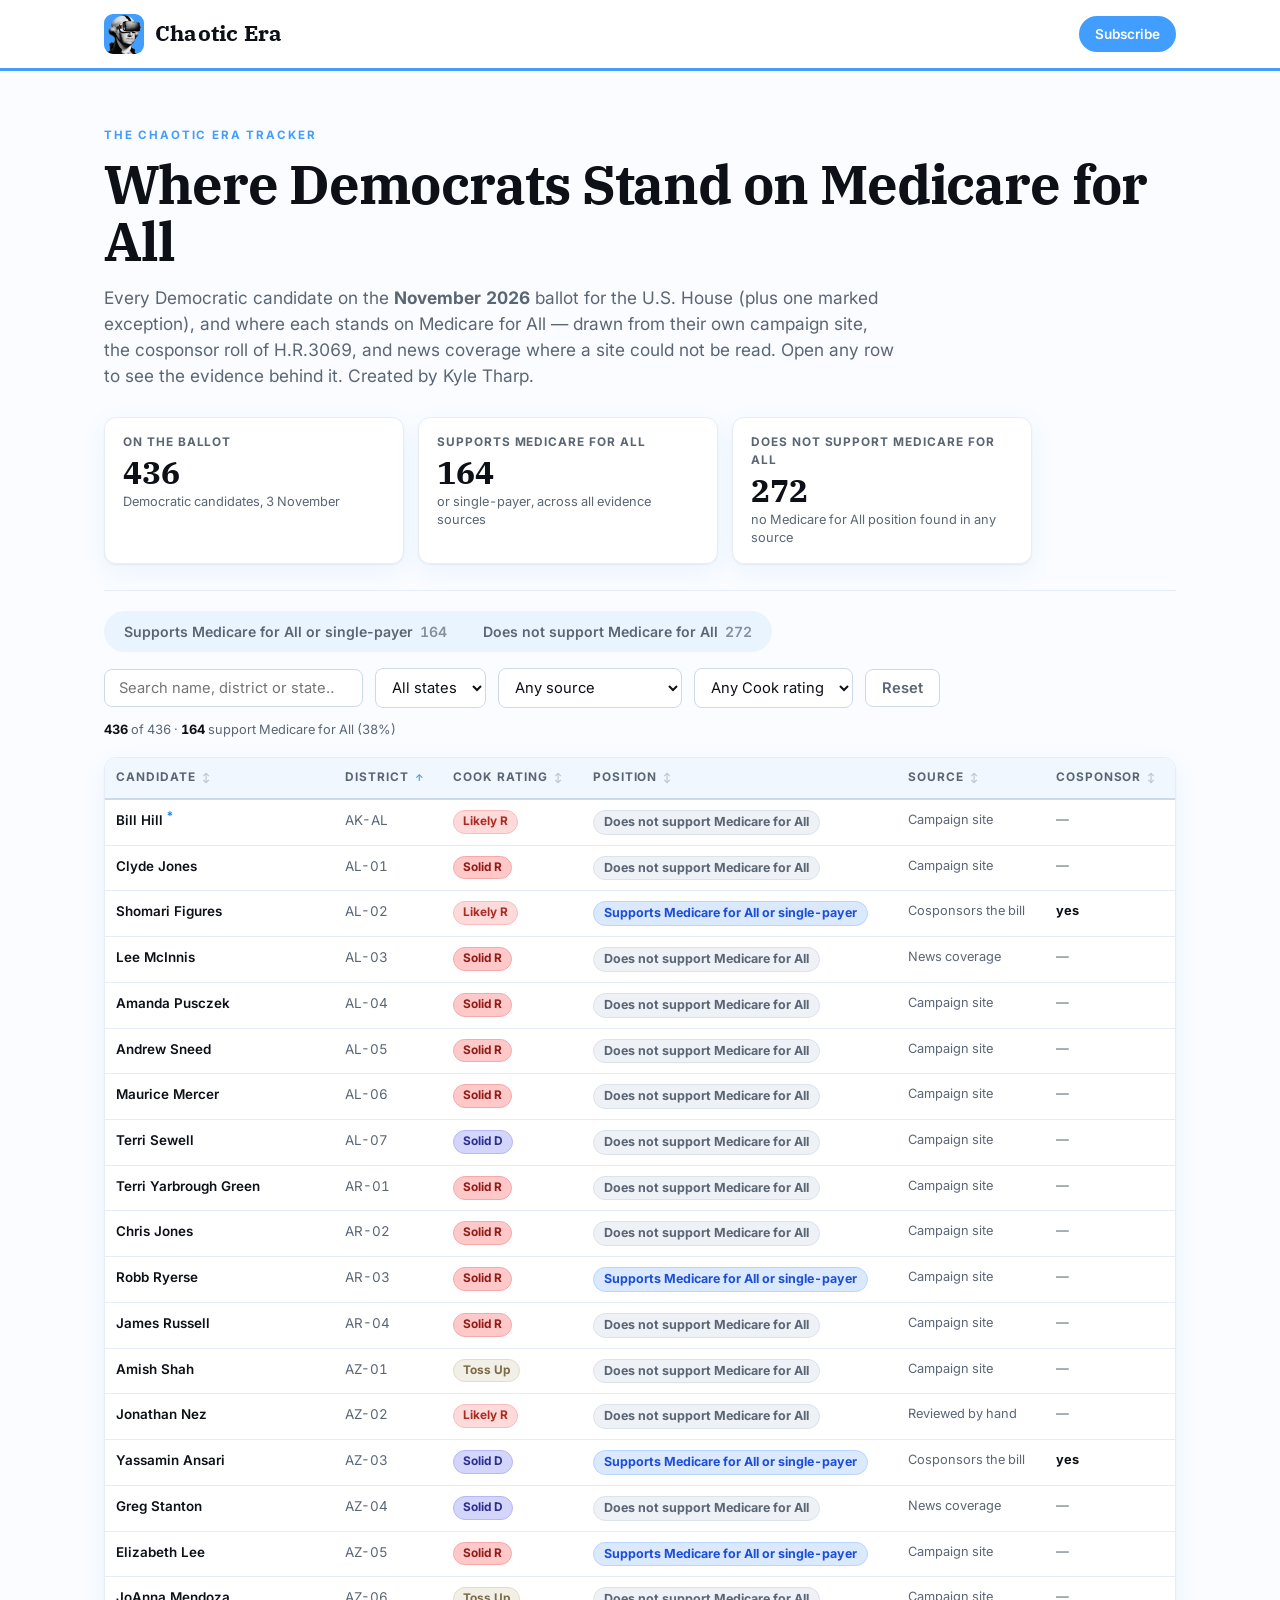
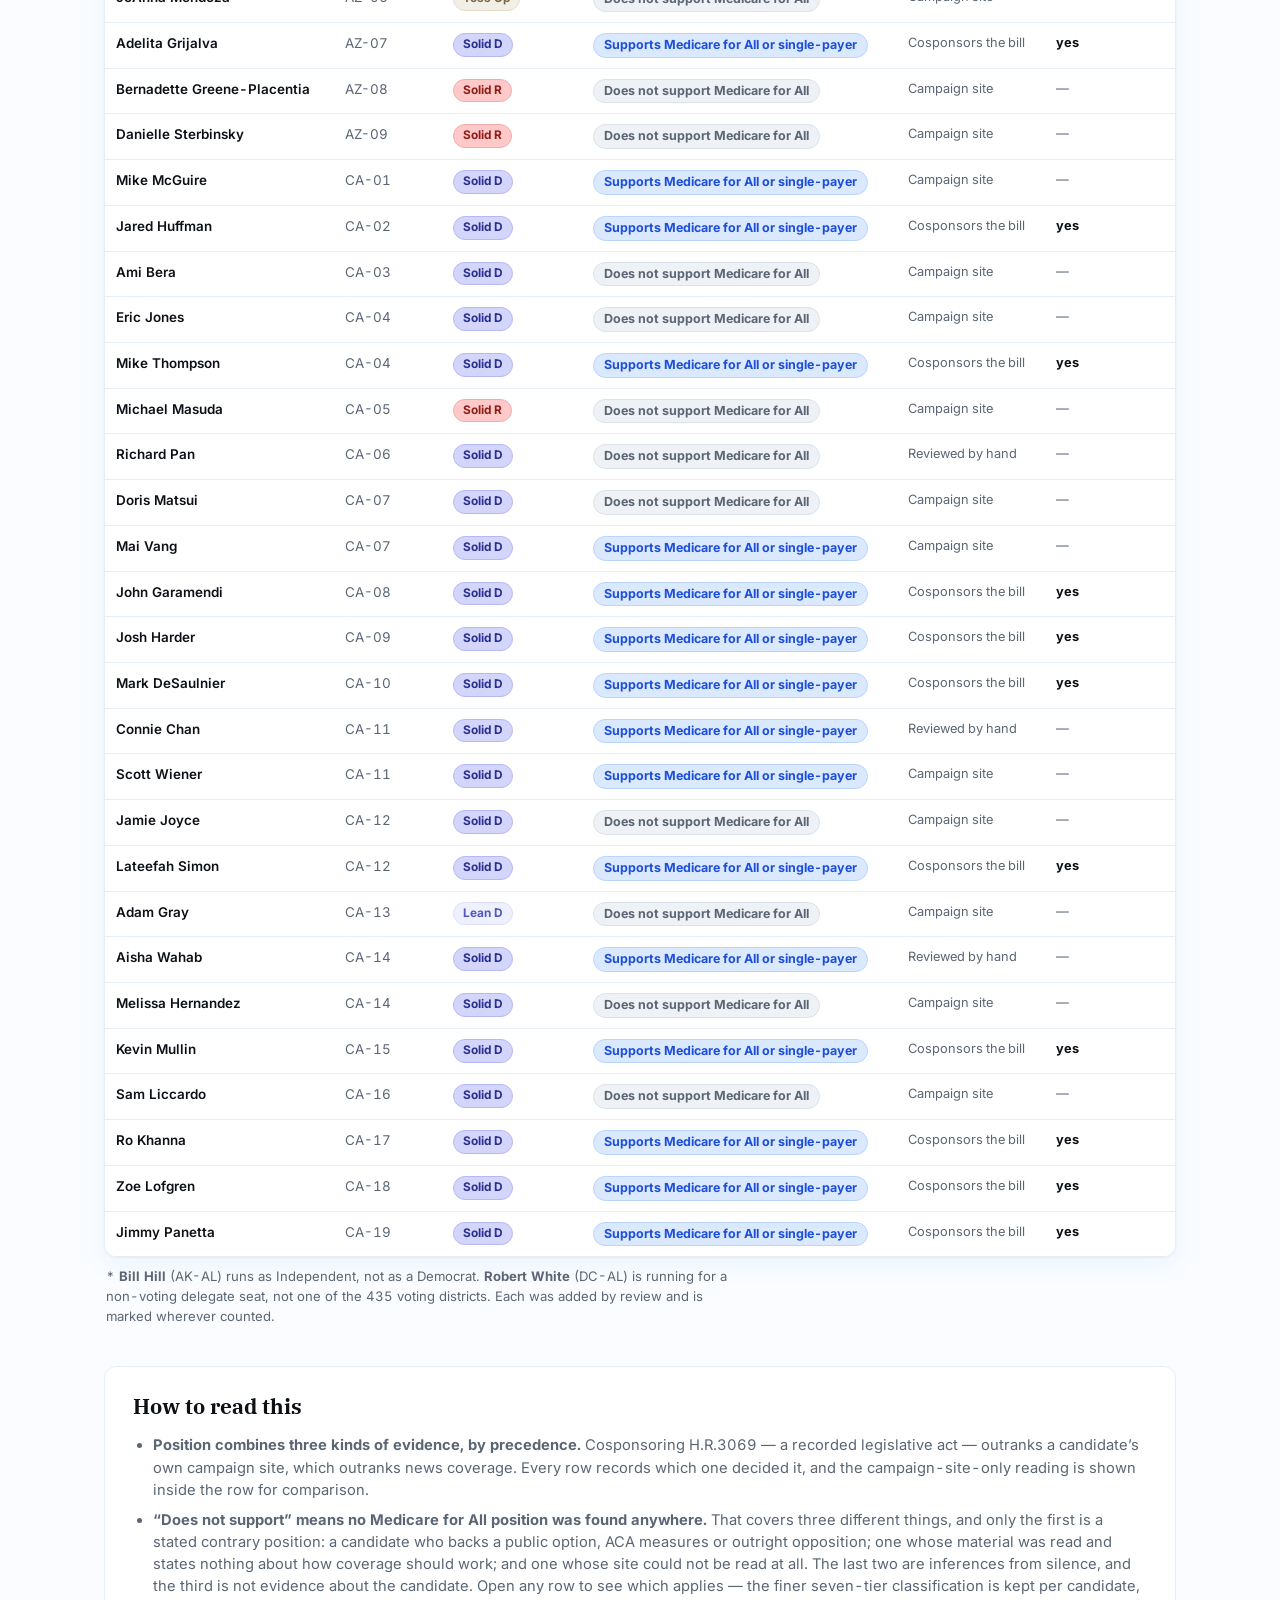
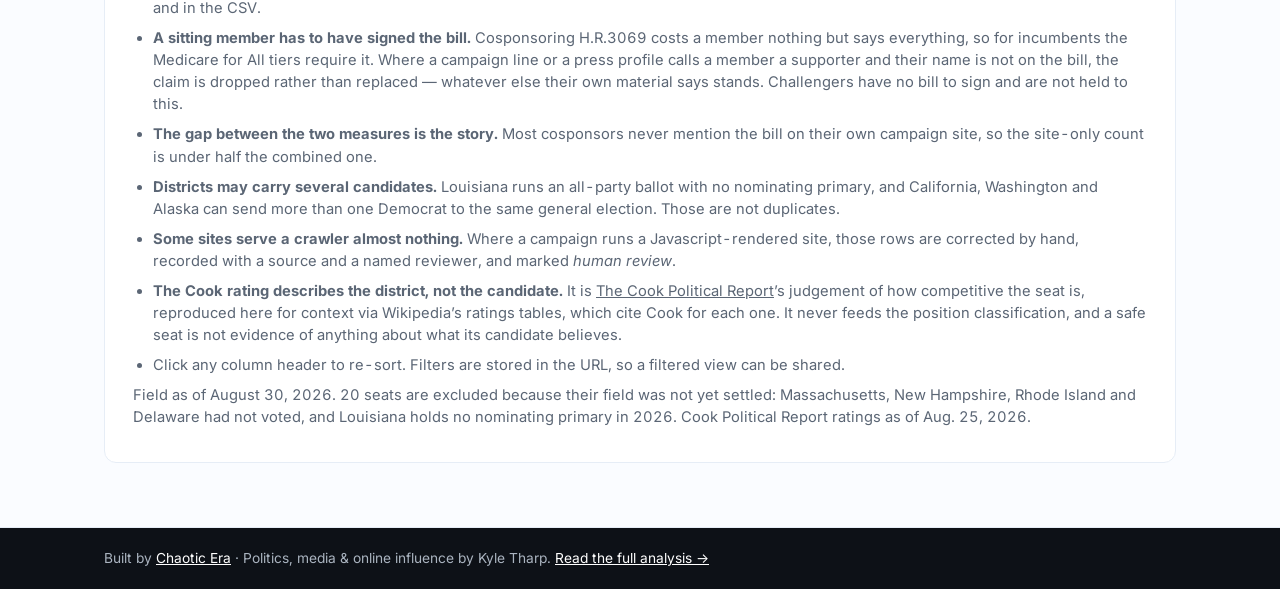
<file: docs/index.html>
<!doctype html>
<html lang="en">
  <head>
    <meta charset="utf-8" />
    <meta name="viewport" content="width=device-width, initial-scale=1" />
    <title>Medicare for All Tracker · Chaotic Era</title>
    <meta
      name="description"
      content="Every Democratic candidate on the November 2026 U.S. House ballot and where each stands on Medicare for All, from campaign sites, the cosponsor roll and news coverage."
    />
    <link rel="icon" href="assets/logo.png" />
    <link rel="preconnect" href="https://fonts.googleapis.com" />
    <link rel="preconnect" href="https://fonts.gstatic.com" crossorigin />
    <link
      href="https://fonts.googleapis.com/css2?family=IBM+Plex+Serif:wght@500;600;700&family=Inter:wght@400;500;600;700&display=swap"
      rel="stylesheet"
    />
    <link rel="stylesheet" href="styles.css" />
  </head>
  <body>
    <header class="masthead">
      <div class="masthead-inner">
        <a class="brand" href="https://chaoticera.news" target="_blank" rel="noopener">
          <img class="brand-logo" src="assets/logo.png" alt="Chaotic Era logo" width="40" height="40" />
          <span class="brand-name">Chaotic Era</span>
        </a>
        <a class="subscribe-btn" href="https://chaoticera.news/subscribe" target="_blank" rel="noopener">
          Subscribe
        </a>
      </div>
    </header>

    <main>
      <section class="hero">
        <p class="kicker">The Chaotic Era Tracker</p>
        <h1>Where Democrats Stand on Medicare for All</h1>
        <p class="dek">
          Every Democratic candidate on the <strong>November 2026</strong> ballot for the U.S. House
          (plus one marked exception),
          and where each stands on Medicare for All — drawn from their own campaign site, the
          cosponsor roll of H.R.3069, and news coverage where a site could not be read. Open any row
          to see the evidence behind it. Created by Kyle Tharp.
        </p>
      </section>

      <section class="stats" id="stats" aria-label="Summary"></section>

      <div class="controls">
        <div class="tabs" id="tiers" role="group" aria-label="Filter by position"></div>
        <div class="tools">
          <label class="sr-only" for="q" style="position:absolute;width:1px;height:1px;overflow:hidden;clip:rect(0 0 0 0)">Search candidates</label>
          <input class="search" id="q" type="search" placeholder="Search name, district or state…" autocomplete="off" spellcheck="false" />
          <select id="state" aria-label="Filter by state"><option value="">All states</option></select>
          <select id="basis" aria-label="Filter by evidence source"><option value="">Any source</option></select>
          <select id="rating" aria-label="Filter by Cook rating"><option value="">Any Cook rating</option></select>
          <button class="btn" id="clear" type="button">Reset</button>
          <span class="meta" id="count" role="status" aria-live="polite"></span>
        </div>
      </div>

      <div class="table-wrap">
        <table>
          <thead>
            <tr>
              <th class="sortable" data-k="n">Candidate</th>
              <th class="sortable" data-k="d">District</th>
              <th class="sortable hide-s" data-k="cr" title="The Cook Political Report's rating for this district">Cook rating</th>
              <th class="sortable" data-k="t">Position</th>
              <th class="sortable hide-s" data-k="b">Source</th>
              <th class="sortable hide-s" data-k="co">Cosponsor</th>
            </tr>
          </thead>
          <tbody id="rows"></tbody>
        </table>
      </div>
      <div class="empty" id="empty" hidden></div>
      <p class="tablenote" id="exceptions"></p>

      <section class="methodology">
        <h2>How to read this</h2>
        <ul>
          <li>
            <strong>Position combines three kinds of evidence, by precedence.</strong> Cosponsoring
            H.R.3069 — a recorded legislative act — outranks a candidate’s own campaign site, which
            outranks news coverage. Every row records which one decided it, and the
            campaign-site-only reading is shown inside the row for comparison.
          </li>
          <li>
            <strong>“Does not support” means no Medicare for All position was found anywhere.</strong>
            That covers three different things, and only the first is a stated contrary position: a
            candidate who backs a public option, ACA measures or outright opposition; one whose
            material was read and states nothing about how coverage should work; and one whose site
            could not be read at all. The last two are inferences from silence, and the third is not
            evidence about the candidate. Open any row to see which applies — the finer seven-tier
            classification is kept per candidate, and in the CSV.
          </li>
          <li>
            <strong>A sitting member has to have signed the bill.</strong> Cosponsoring H.R.3069
            costs a member nothing but says everything, so for incumbents the Medicare for All
            tiers require it. Where a campaign line or a press profile calls a member a supporter
            and their name is not on the bill, the claim is dropped rather than replaced — whatever
            else their own material says stands. Challengers have no bill to sign and are not held
            to this.
          </li>
          <li>
            <strong>The gap between the two measures is the story.</strong> Most cosponsors never
            mention the bill on their own campaign site, so the site-only count is under half the
            combined one.
          </li>
          <li>
            <strong>Districts may carry several candidates.</strong> Louisiana runs an all-party
            ballot with no nominating primary, and California, Washington and Alaska can send more
            than one Democrat to the same general election. Those are not duplicates.
          </li>
          <li>
            <strong>Some sites serve a crawler almost nothing.</strong> Where a campaign runs a
            Javascript-rendered site, those rows are corrected by hand, recorded with a source and a
            named reviewer, and marked <em>human review</em>.
          </li>
          <li>
            <strong>The Cook rating describes the district, not the candidate.</strong> It is
            <a href="https://www.cookpolitical.com/ratings/house-race-ratings" target="_blank" rel="noopener">The
            Cook Political Report</a>’s judgement of how competitive the seat is, reproduced here for
            context via Wikipedia’s ratings tables, which cite Cook for each one. It never feeds the
            position classification, and a safe seat is not evidence of anything about what its
            candidate believes.
          </li>
          <li>Click any column header to re-sort. Filters are stored in the URL, so a filtered view can be shared.</li>
        </ul>
        <p class="footnote" id="gen"></p>
      </section>
    </main>

    <footer class="site-footer">
      <p>
        Built by <a href="https://chaoticera.news" target="_blank" rel="noopener">Chaotic Era</a> ·
        Politics, media &amp; online influence by Kyle Tharp.
        <a href="analysis.html">Read the full analysis →</a>
      </p>
    </footer>

    <script>
      (function () {
        "use strict";
        var DATA = null, rows = [], sortKey = "d", sortAsc = true;
        var state = { q: "", state: "", basis: "", rating: "", buckets: new Set() };
        var BUCKET_ORDER = ["supports_m4a", "does_not_support_m4a"];

        function $(id) { return document.getElementById(id); }
        function esc(s) {
          return String(s == null ? "" : s).replace(/[&<>"']/g, function (c) {
            return { "&": "&amp;", "<": "&lt;", ">": "&gt;", '"': "&quot;", "'": "&#39;" }[c];
          });
        }

        function readHash() {
          var p = new URLSearchParams(location.hash.slice(1));
          state.q = p.get("q") || "";
          state.state = p.get("state") || "";
          state.basis = p.get("basis") || "";
          state.rating = p.get("rating") || "";
          state.buckets = new Set((p.get("pos") || "").split(",").filter(Boolean));
          if (p.get("sort")) { sortKey = p.get("sort"); sortAsc = p.get("dir") !== "desc"; }
        }
        function writeHash() {
          var p = new URLSearchParams();
          if (state.q) p.set("q", state.q);
          if (state.state) p.set("state", state.state);
          if (state.basis) p.set("basis", state.basis);
          if (state.rating) p.set("rating", state.rating);
          if (state.buckets.size) p.set("pos", Array.from(state.buckets).join(","));
          if (sortKey !== "d" || !sortAsc) { p.set("sort", sortKey); p.set("dir", sortAsc ? "asc" : "desc"); }
          var s = p.toString();
          history.replaceState(null, "", s ? "#" + s : location.pathname);
        }

        function textMatch(r) {
          if (!state.q) return true;
          return (r.n + " " + r.d + " " + r.s).toLowerCase().indexOf(state.q.toLowerCase()) !== -1;
        }
        function matches(r) {
          if (state.state && r.s !== state.state) return false;
          if (state.basis && r.b !== state.basis) return false;
          if (state.rating && r.cr !== state.rating) return false;
          if (state.buckets.size && !state.buckets.has(r.bk)) return false;
          return textMatch(r);
        }
        function sorted(list) {
          var k = sortKey;
          return list.slice().sort(function (a, b) {
            var x = a[k], y = b[k];
            if (k === "t") { x = BUCKET_ORDER.indexOf(a.bk); y = BUCKET_ORDER.indexOf(b.bk); }
            if (k === "co") { x = a.co ? 0 : 1; y = b.co ? 0 : 1; }
            // Alphabetical would read Lean D, Likely D, Solid D, Toss Up.
            // Unrated sorts last either way rather than ahead of Solid D.
            if (k === "cr") {
              x = a.cr ? DATA.rating_order.indexOf(a.cr) : 99;
              y = b.cr ? DATA.rating_order.indexOf(b.cr) : 99;
            }
            if (x < y) return sortAsc ? -1 : 1;
            if (x > y) return sortAsc ? 1 : -1;
            return a.d < b.d ? -1 : a.d > b.d ? 1 : 0;
          });
        }

        // Cook's ratings are one ordered scale, so the class is derived from
        // the label rather than enumerated: "Solid D" -> "cook-solid-d".
        function ratingPill(cr) {
          if (!cr) return '<span class="meta">—</span>';
          var slug = cr.toLowerCase().replace(/\s+/g, "-");
          return '<span class="cook cook-' + slug + '">' + esc(cr) + "</span>";
        }

        function posPill(bk) {
          return '<span class="pos pos-' + bk + '">' + esc(DATA.bucket_labels[bk] || bk) + "</span>";
        }
        function tierPill(t) {
          return '<span class="tier">' + esc(DATA.tier_labels[t] || t) + "</span>";
        }

        function detailHTML(r) {
          var partyNote = r.x
            ? '<div class="flag">This candidate ' + esc(r.x) +
              '. Included by review; see the note under the table.</div>'
            : "";
          var o = '<div class="dbody">' + partyNote;
          if (r.q) {
            o += '<div><blockquote class="q">' + esc(r.q) + "</blockquote>" +
                 '<div class="qmeta">rule ' + esc(r.qr) + " · " +
                 (r.qu ? '<a class="pub-link" href="' + esc(r.qu) + '" target="_blank" rel="noopener">' + esc(r.qu) + "</a>"
                       : "no page recorded") + "</div></div>";
          }
          if (r.sn) {
            var weak = /WEAK|CONFLICT|HEDGED|NOTE|NAME|ROSTER/.test(r.sn);
            o += weak
              ? '<div class="flag">' + esc(r.sn) + "</div>"
              : '<div class="dfield"><span class="k">From news coverage' +
                (r.sc ? " · confidence " + r.sc.toFixed(2) : "") + '</span>' +
                '<span class="v">' + esc(r.sn) + "</span></div>";
          }
          if (r.ss && r.ss.length) {
            o += '<div class="dfield"><span class="k">Sources</span><span class="srcs">';
            r.ss.forEach(function (u) {
              o += '<a class="pub-link" href="' + esc(u) + '" target="_blank" rel="noopener">' + esc(u) + "</a>";
            });
            o += "</span></div>";
          }
          o += '<div class="dgrid">' +
               '<div class="dfield"><span class="k">Campaign site</span><span class="v">' +
                 (r.u ? '<a class="pub-link" href="' + esc(r.u) + '" target="_blank" rel="noopener">' + esc(r.u) + "</a>" +
                        (r.uc < 0.55 ? " (low match confidence " + r.uc.toFixed(2) + ")" : "")
                      : "none found") + "</span></div>" +
               '<div class="dfield"><span class="k">Detailed position</span><span class="v">' + tierPill(r.t) + "</span></div>" +
               '<div class="dfield"><span class="k">Campaign site alone says</span><span class="v">' + tierPill(r.st) + "</span></div>" +
               '<div class="dfield"><span class="k">Cosponsors H.R.3069</span><span class="v">' + (r.co ? "Yes" : "No") + "</span></div>";
          if (r.rule && r.rule !== "party_nominee") {
            o += '<div class="dfield"><span class="k">Ballot rule</span><span class="v">' +
                 esc(r.rule.replace(/_/g, " ")) + "</span></div>";
          }
          o += "</div>";
          if (r.nt) o += '<div class="dfield"><span class="k">Classifier notes</span><span class="v">' + esc(r.nt) + "</span></div>";
          (r.cf || []).forEach(function (c) { o += '<div class="flag">' + esc(c) + "</div>"; });
          return o + "</div>";
        }

        function render() {
          var list = sorted(rows.filter(matches));
          var tb = $("rows");
          tb.innerHTML = "";
          var frag = document.createDocumentFragment();

          list.forEach(function (r) {
            var tr = document.createElement("tr");
            tr.className = "r";
            tr.tabIndex = 0;
            tr.setAttribute("aria-expanded", "false");
            tr.innerHTML =
              '<td><span class="cand-name">' + esc(r.n) + "</span>" +
                (r.x ? '<a class="party-mark" href="#exceptions" title="' + esc(r.x) +
                       '">*</a>' : "") + "</td>" +
              '<td class="dist">' + esc(r.d) +
                '<span class="show-s">' + ratingPill(r.cr) + "</span></td>" +
              '<td class="hide-s">' + ratingPill(r.cr) + "</td>" +
              "<td>" + posPill(r.bk) + "</td>" +
              '<td class="hide-s meta">' + esc(DATA.basis_labels[r.b] || r.b) + "</td>" +
              '<td class="hide-s meta">' + (r.co ? "<b>yes</b>" : "—") + "</td>";

            var det = document.createElement("tr");
            det.className = "detail";
            det.hidden = true;
            det.innerHTML = '<td colspan="6">' + detailHTML(r) + "</td>";

            function toggle() {
              var open = tr.getAttribute("aria-expanded") === "true";
              tr.setAttribute("aria-expanded", open ? "false" : "true");
              det.hidden = open;
            }
            tr.addEventListener("click", toggle);
            tr.addEventListener("keydown", function (e) {
              if (e.key === "Enter" || e.key === " ") { e.preventDefault(); toggle(); }
            });
            frag.appendChild(tr);
            frag.appendChild(det);
          });

          tb.appendChild(frag);
          var none = list.length === 0;
          $("empty").hidden = !none;
          if (none) $("empty").textContent = "No candidates match those filters.";

          var m4a = list.filter(function (r) { return r.bk === "supports_m4a"; }).length;
          $("count").innerHTML = "<b>" + list.length + "</b> of " + rows.length + " · <b>" + m4a +
                                 "</b> support Medicare for All" +
                                 (list.length ? " (" + Math.round((m4a / list.length) * 100) + "%)" : "");

          // Counts respect the other active filters, not the whole dataset.
          Array.prototype.forEach.call(document.querySelectorAll("#tiers .tab"), function (btn) {
            var bk = btn.dataset.bucket;
            btn.querySelector(".ct").textContent = rows.filter(function (r) {
              if (state.state && r.s !== state.state) return false;
              if (state.basis && r.b !== state.basis) return false;
              return textMatch(r) && r.bk === bk;
            }).length;
          });

          document.querySelectorAll("thead th").forEach(function (th) {
            if (th.dataset.k === sortKey) th.setAttribute("aria-sort", sortAsc ? "ascending" : "descending");
            else th.removeAttribute("aria-sort");
          });
          writeHash();
        }

        function statCards(s) {
          [["On the ballot", s.total, "Democratic candidates, 3 November"],
           ["Supports Medicare for All", s.buckets.supports_m4a, "or single-payer, across all evidence sources"],
           ["Does not support Medicare for All", s.buckets.does_not_support_m4a, "no Medicare for All position found in any source"]
          ].forEach(function (t) {
            var d = document.createElement("div");
            d.className = "stat";
            d.innerHTML = '<span class="k">' + t[0] + '</span><span class="v">' + t[1] +
                          '</span><span class="n">' + t[2] + "</span>";
            $("stats").appendChild(d);
          });
        }

        function buildControls() {
          var host = $("tiers");
          BUCKET_ORDER.forEach(function (bk) {
            if (!rows.some(function (r) { return r.bk === bk; })) return;
            var b = document.createElement("button");
            b.type = "button";
            b.className = "tab";
            b.dataset.bucket = bk;
            b.setAttribute("aria-pressed", state.buckets.has(bk) ? "true" : "false");
            b.innerHTML = esc(DATA.bucket_labels[bk] || bk) + ' <span class="ct"></span>';
            b.addEventListener("click", function () {
              if (state.buckets.has(bk)) state.buckets.delete(bk); else state.buckets.add(bk);
              b.setAttribute("aria-pressed", state.buckets.has(bk) ? "true" : "false");
              render();
            });
            host.appendChild(b);
          });

          Array.from(new Set(rows.map(function (r) { return r.s; }))).sort().forEach(function (st) {
            var o = document.createElement("option");
            o.value = st; o.textContent = st;
            $("state").appendChild(o);
          });
          DATA.rating_order.forEach(function (cr) {
            if (!rows.some(function (r) { return r.cr === cr; })) return;
            var o = document.createElement("option");
            o.value = cr; o.textContent = cr;
            $("rating").appendChild(o);
          });
          Object.keys(DATA.basis_labels).forEach(function (k) {
            if (!rows.some(function (r) { return r.b === k; })) return;
            var o = document.createElement("option");
            o.value = k; o.textContent = DATA.basis_labels[k];
            $("basis").appendChild(o);
          });

          $("state").value = state.state;
          $("basis").value = state.basis;
          $("rating").value = state.rating;
          $("q").value = state.q;

          var timer;
          $("q").addEventListener("input", function (e) {
            clearTimeout(timer);
            var v = e.target.value;
            timer = setTimeout(function () { state.q = v.trim(); render(); }, 120);
          });
          $("q").addEventListener("keydown", function (e) {
            if (e.key === "Escape") { e.target.value = ""; state.q = ""; render(); }
          });
          $("state").addEventListener("change", function (e) { state.state = e.target.value; render(); });
          $("rating").addEventListener("change", function (e) { state.rating = e.target.value; render(); });
          $("basis").addEventListener("change", function (e) { state.basis = e.target.value; render(); });
          $("clear").addEventListener("click", function () {
            state = { q: "", state: "", basis: "", rating: "", buckets: new Set() };
            $("q").value = ""; $("state").value = ""; $("basis").value = ""; $("rating").value = "";
            document.querySelectorAll("#tiers .tab").forEach(function (c) { c.setAttribute("aria-pressed", "false"); });
            render();
          });
          document.querySelectorAll("thead th.sortable").forEach(function (th) {
            th.addEventListener("click", function () {
              var k = th.dataset.k;
              if (sortKey === k) sortAsc = !sortAsc; else { sortKey = k; sortAsc = true; }
              render();
            });
          });
        }

        fetch("data.json")
          .then(function (r) { if (!r.ok) throw new Error("HTTP " + r.status); return r.json(); })
          .then(function (d) {
            DATA = d;
            rows = d.candidates;
            readHash();
            statCards(d.summary);
            buildControls();
            var when = new Date(d.as_of + "T00:00:00Z");
            $("gen").textContent =
              "Field as of " + when.toLocaleDateString("en-US", { month: "long", day: "numeric", year: "numeric", timeZone: "UTC" }) +
              ". " + d.summary.unresolved_seats + " seats are excluded because their field was not yet settled: " +
              "Massachusetts, New Hampshire, Rhode Island and Delaware had not voted, and Louisiana holds no nominating primary in 2026." +
              (d.rating_as_of ? " Cook Political Report ratings as of " + d.rating_as_of + "." : "");
            var exceptions = rows.filter(function (r) { return r.x; });
            if (exceptions.length) {
              $("exceptions").innerHTML = "* " + exceptions.map(function (r) {
                return "<strong>" + esc(r.n) + "</strong> (" + esc(r.d) + ") " + esc(r.x);
              }).join(". ") + ". Each was added by review and is marked wherever counted.";
            }
            render();
          })
          .catch(function (err) {
            $("empty").hidden = false;
            $("empty").innerHTML = "Could not load <code>data.json</code> (" + esc(err.message) + "). " +
              "This page reads its data over HTTP, so it must be served rather than opened from disk.";
          });
      })();
    </script>
  </body>
</html>
</file>
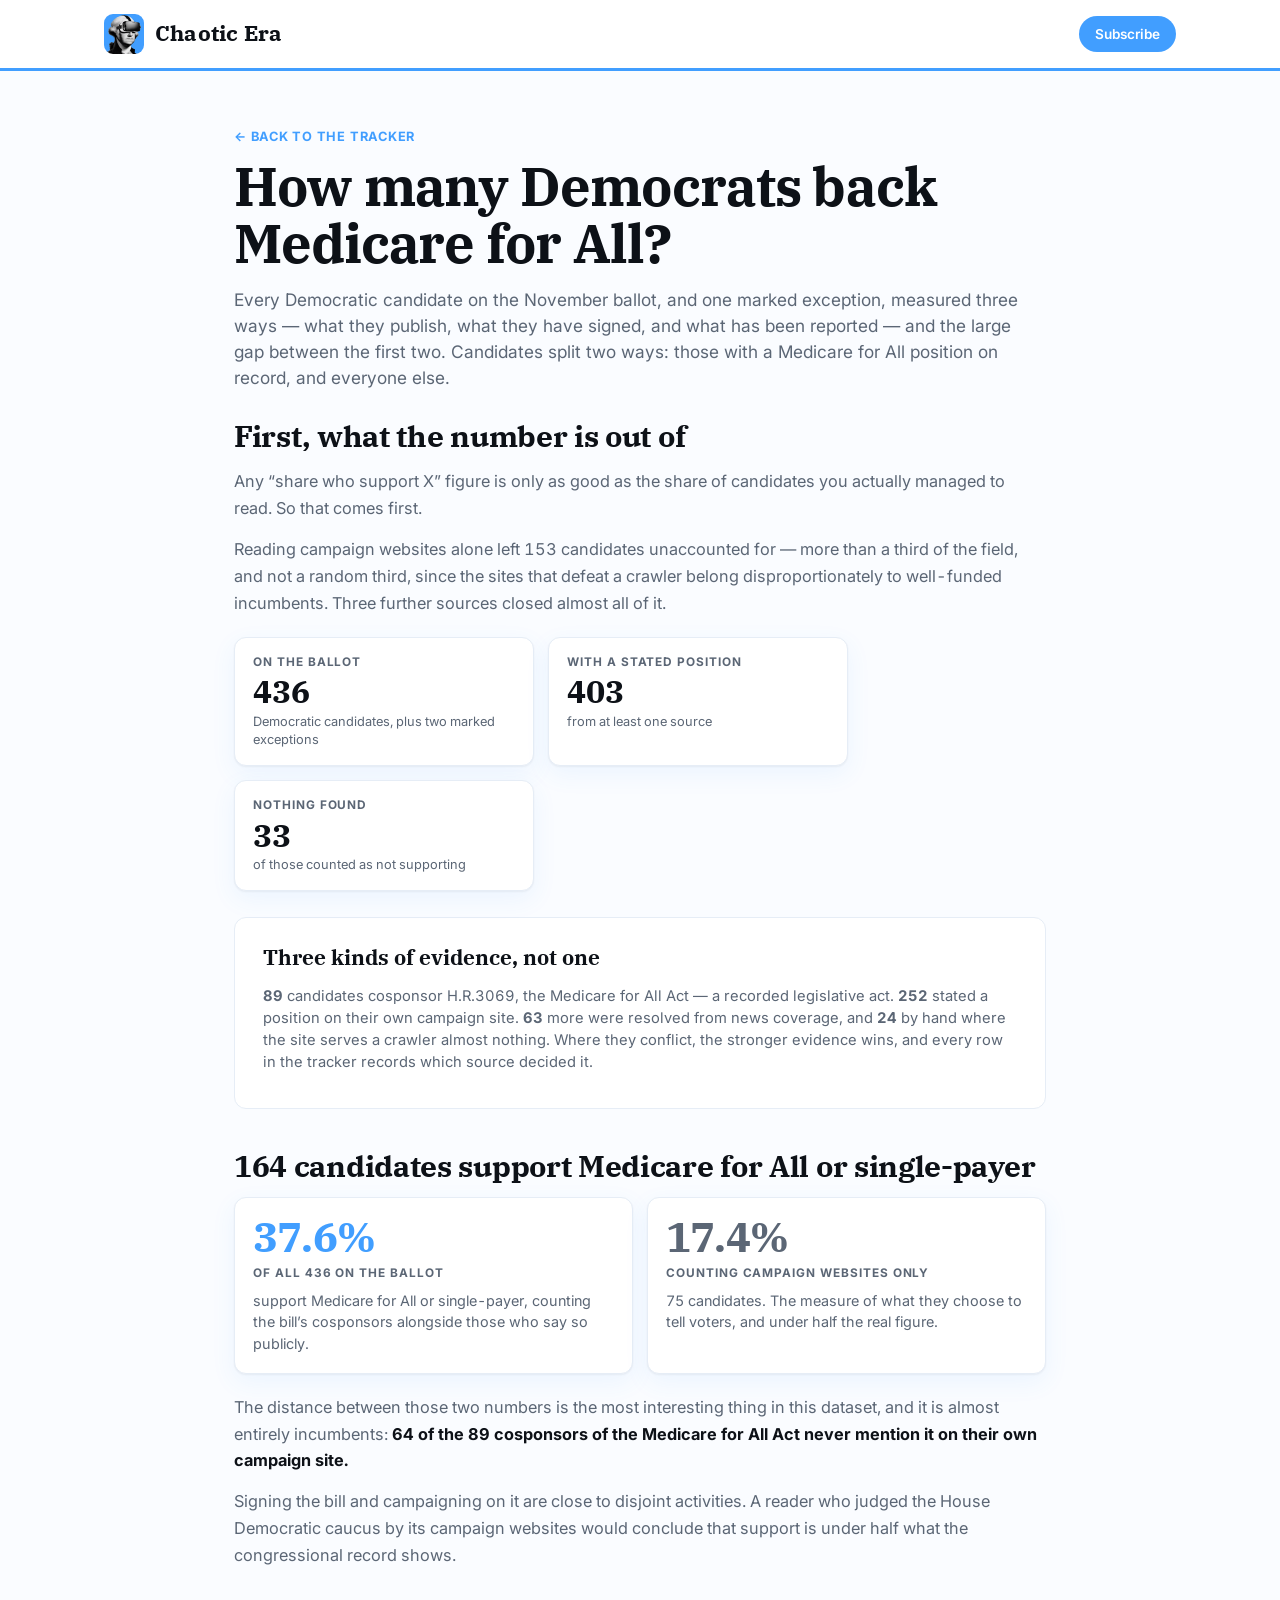
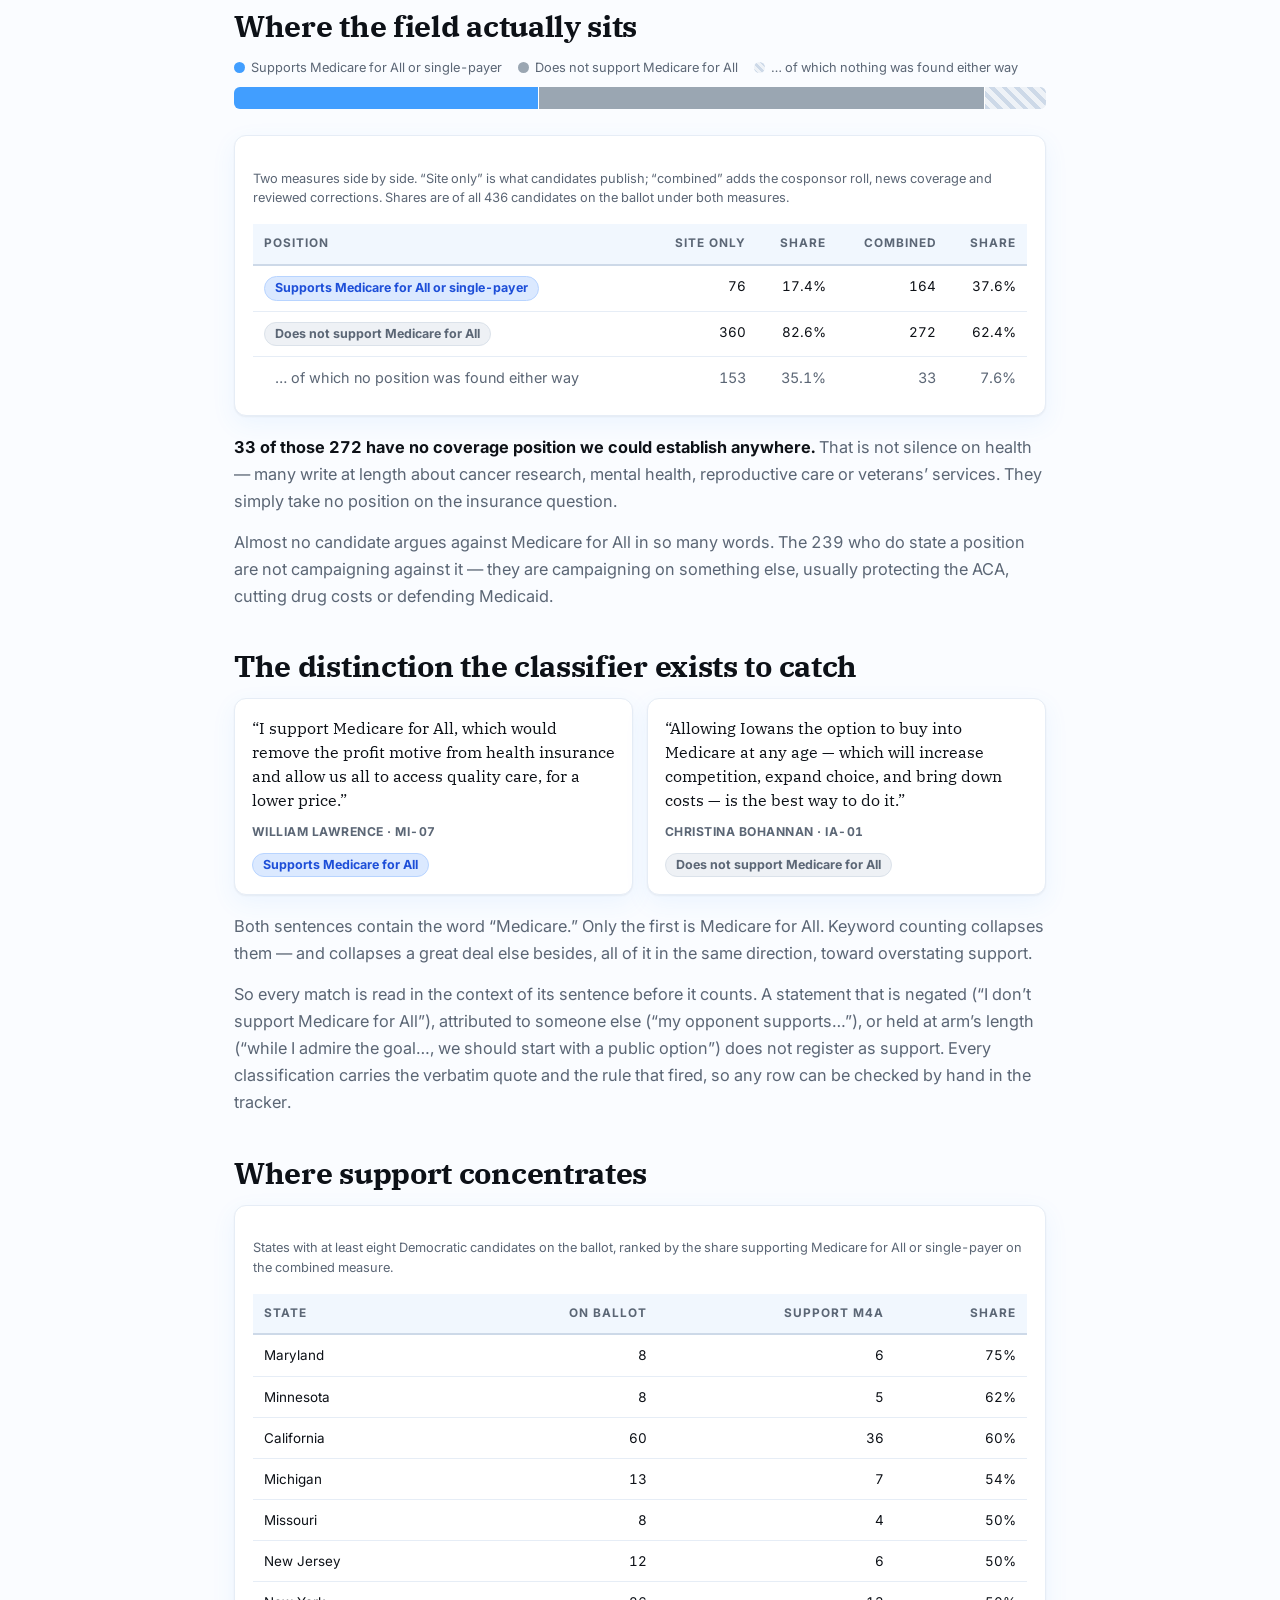
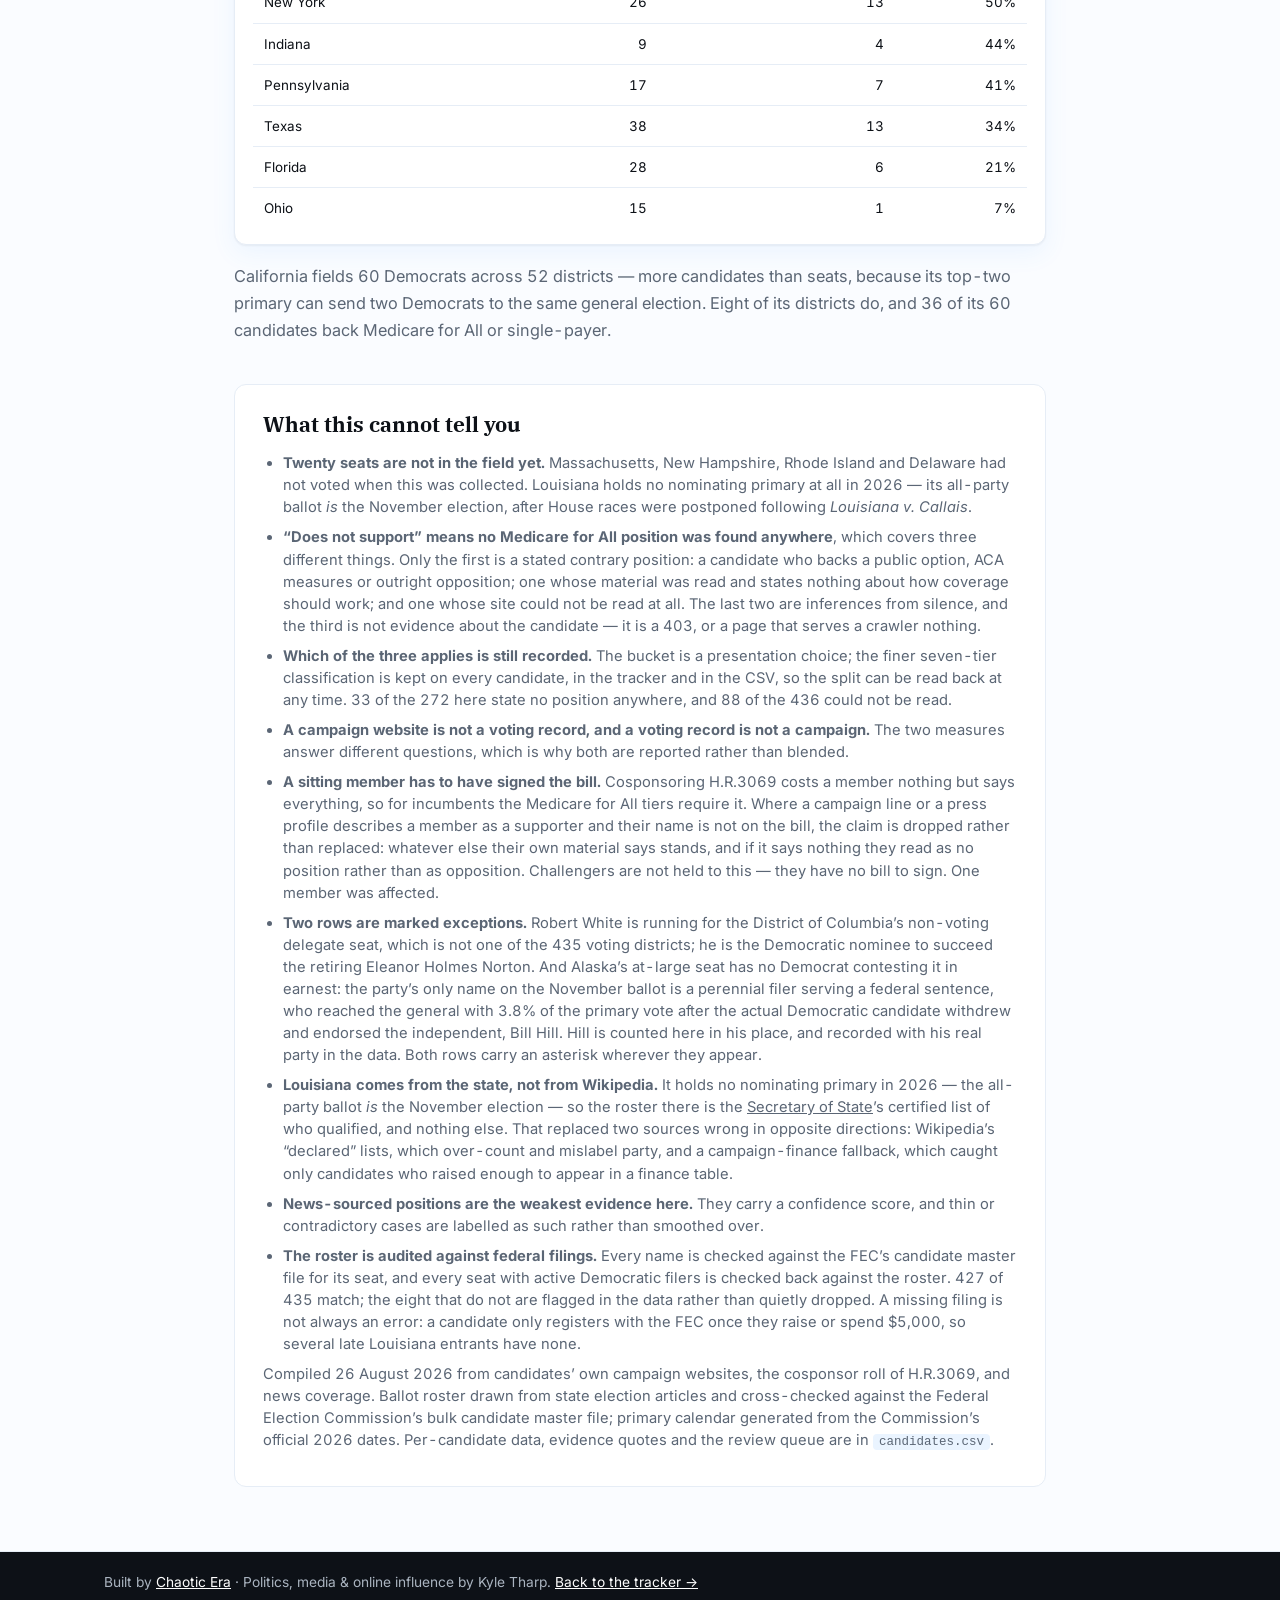
<file: docs/analysis.html>
<!doctype html>
<html lang="en">
  <head>
    <meta charset="utf-8" />
    <meta name="viewport" content="width=device-width, initial-scale=1" />
    <title>How Many Democrats Back Medicare for All? · Chaotic Era</title>
    <meta
      name="description"
      content="Where Democratic U.S. House candidates stand on Medicare for All in November 2026, measured across campaign sites, the cosponsor roll and news coverage."
    />
    <link rel="icon" href="assets/logo.png" />
    <link rel="preconnect" href="https://fonts.googleapis.com" />
    <link rel="preconnect" href="https://fonts.gstatic.com" crossorigin />
    <link
      href="https://fonts.googleapis.com/css2?family=IBM+Plex+Serif:wght@500;600;700&family=Inter:wght@400;500;600;700&display=swap"
      rel="stylesheet"
    />
    <link rel="stylesheet" href="styles.css" />
    <style>
      main { max-width: 860px; }
      .prose p { font-size: 1.02rem; line-height: 1.65; color: var(--ink-soft); margin: 0 0 14px; }
      .prose p:last-child { margin-bottom: 0; }
      .prose strong { color: var(--ink); font-weight: 700; }
      section.block { margin: 0 0 40px; }
      h2.head {
        font-family: var(--serif); font-weight: 700; font-size: clamp(1.4rem, 3vw, 1.9rem);
        line-height: 1.15; letter-spacing: -0.01em; margin: 0 0 14px;
      }
      .figs { display: grid; grid-template-columns: repeat(auto-fit, minmax(240px, 1fr)); gap: 14px; margin: 0 0 20px; }
      .fig {
        background: var(--paper-card); border: 1px solid var(--line); border-radius: 12px;
        box-shadow: var(--shadow); padding: 18px; display: flex; flex-direction: column; gap: 7px;
      }
      .fig .big {
        font-family: var(--serif); font-weight: 700; font-size: 2.6rem; line-height: 1;
        letter-spacing: -0.02em; color: var(--accent); font-variant-numeric: tabular-nums;
      }
      .fig .big.muted { color: var(--ink-soft); }
      .fig .of { font-size: 0.74rem; text-transform: uppercase; letter-spacing: 0.08em; font-weight: 700; color: var(--ink-soft); }
      .fig .what { font-size: 0.9rem; color: var(--ink-soft); line-height: 1.5; }
      .quotes { display: grid; grid-template-columns: repeat(auto-fit, minmax(270px, 1fr)); gap: 14px; }
      .qcard {
        background: var(--paper-card); border: 1px solid var(--line); border-radius: 12px;
        box-shadow: var(--shadow); padding: 17px; display: flex; flex-direction: column; gap: 11px;
      }
      .qcard blockquote { margin: 0; font-family: var(--serif); font-size: 1rem; line-height: 1.5; color: var(--ink); }
      .qcard .who { font-size: 0.76rem; font-weight: 700; letter-spacing: 0.04em; color: var(--ink-soft); text-transform: uppercase; }
      .panel {
        background: var(--paper-card); border: 1px solid var(--line);
        border-radius: 12px; box-shadow: var(--shadow); padding: 8px 18px 16px;
      }
      .panel .cap { font-size: 0.8rem; color: var(--ink-soft); padding: 12px 0 4px; line-height: 1.5; }
      .backlink { font-size: 0.8rem; font-weight: 700; letter-spacing: 0.06em; text-transform: uppercase; color: var(--accent); text-decoration: none; }
      .backlink:hover { color: var(--accent-dark); }
    </style>
  </head>
  <body>
    <header class="masthead">
      <div class="masthead-inner">
        <a class="brand" href="https://chaoticera.news" target="_blank" rel="noopener">
          <img class="brand-logo" src="assets/logo.png" alt="Chaotic Era logo" width="40" height="40" />
          <span class="brand-name">Chaotic Era</span>
        </a>
        <a class="subscribe-btn" href="https://chaoticera.news/subscribe" target="_blank" rel="noopener">
          Subscribe
        </a>
      </div>
    </header>

    <main>
      <section class="hero">
        <p class="kicker"><a class="backlink" href="./">← Back to the tracker</a></p>
        <h1>How many Democrats back Medicare for All?</h1>
        <p class="dek">
          Every Democratic candidate on the November ballot, and one marked exception, measured three ways — what they publish,
          what they have signed, and what has been reported — and the large gap between the first two.
          Candidates split two ways: those with a Medicare for All position on record, and everyone else.
        </p>
      </section>

      <section class="block">
        <h2 class="head">First, what the number is out of</h2>
        <div class="prose">
          <p>
            Any “share who support X” figure is only as good as the share of candidates you actually
            managed to read. So that comes first.
          </p>
          <p>
            Reading campaign websites alone left 153 candidates unaccounted for — more than a third of
            the field, and not a random third, since the sites that defeat a crawler belong
            disproportionately to well-funded incumbents. Three further sources closed almost all of it.
          </p>
        </div>
        <section class="stats" style="margin-top:20px">
          <div class="stat"><span class="k">On the ballot</span><span class="v">436</span><span class="n">Democratic candidates, plus two marked exceptions</span></div>
          <div class="stat"><span class="k">With a stated position</span><span class="v">403</span><span class="n">from at least one source</span></div>
          <div class="stat"><span class="k">Nothing found</span><span class="v">33</span><span class="n">of those counted as not supporting</span></div>
        </section>
        <div class="methodology" style="margin-top:20px">
          <h2>Three kinds of evidence, not one</h2>
          <p>
            <strong>89</strong> candidates cosponsor H.R.3069, the Medicare for All Act — a recorded
            legislative act. <strong>252</strong> stated a position on their own campaign site.
            <strong>63</strong> more were resolved from news coverage, and <strong>24</strong> by hand
            where the site serves a crawler almost nothing. Where they conflict, the stronger evidence
            wins, and every row in the tracker records which source decided it.
          </p>
        </div>
      </section>

      <section class="block">
        <h2 class="head">164 candidates support Medicare for All or single-payer</h2>
        <div class="figs">
          <div class="fig">
            <span class="big">37.6%</span>
            <span class="of">of all 436 on the ballot</span>
            <span class="what">
              support Medicare for All or single-payer, counting the bill’s cosponsors alongside those
              who say so publicly.
            </span>
          </div>
          <div class="fig">
            <span class="big muted">17.4%</span>
            <span class="of">counting campaign websites only</span>
            <span class="what">
              75 candidates. The measure of what they choose to tell voters, and under half the real
              figure.
            </span>
          </div>
        </div>
        <div class="prose">
          <p>
            The distance between those two numbers is the most interesting thing in this dataset, and
            it is almost entirely incumbents:
            <strong>64 of the 89 cosponsors of the Medicare for All Act never mention it on their own
            campaign site.</strong>
          </p>
          <p>
            Signing the bill and campaigning on it are close to disjoint activities. A reader who
            judged the House Democratic caucus by its campaign websites would conclude that support is
            under half what the congressional record shows.
          </p>
        </div>
      </section>

      <section class="block">
        <h2 class="head">Where the field actually sits</h2>
        <div class="chart-legend">
          <span class="lg"><i class="dot" style="background:var(--accent)"></i>Supports Medicare for All or single-payer</span>
          <span class="lg"><i class="dot" style="background:#9aa6b2"></i>Does not support Medicare for All</span>
          <span class="lg"><i class="dot dot-hatch"></i>&hellip; of which nothing was found either way</span>
        </div>
        <div class="sumrow" style="padding-top:0">
          <div class="sumrow-track" role="img" aria-label="436 candidates: 164 support Medicare for All or single-payer, 272 do not, of whom 33 state no position anywhere.">
            <span class="sumseg seg-supports_m4a" style="width:37.61%"></span>
            <span class="sumseg seg-does_not_support_m4a" style="width:54.82%"></span>
            <span class="sumseg seg-no_position_found" style="width:7.57%"></span>
          </div>
        </div>

        <div class="panel" style="margin-top:16px">
          <p class="cap">
            Two measures side by side. “Site only” is what candidates publish; “combined” adds the
            cosponsor roll, news coverage and reviewed corrections. Shares are of all 436 candidates
            on the ballot under both measures.
          </p>
          <table>
            <thead>
              <tr>
                <th>Position</th>
                <th class="num">Site only</th>
                <th class="num">Share</th>
                <th class="num">Combined</th>
                <th class="num">Share</th>
              </tr>
            </thead>
            <tbody>
              <tr>
                <td><span class="pos pos-supports_m4a">Supports Medicare for All or single-payer</span></td>
                <td class="num">76</td><td class="num">17.4%</td><td class="num">164</td><td class="num">37.6%</td>
              </tr>
              <tr>
                <td><span class="pos pos-does_not_support_m4a">Does not support Medicare for All</span></td>
                <td class="num">360</td><td class="num">82.6%</td><td class="num">272</td><td class="num">62.4%</td>
              </tr>
              <tr class="subrow">
                <td>&hellip; of which no position was found either way</td>
                <td class="num">153</td><td class="num">35.1%</td><td class="num">33</td><td class="num">7.6%</td>
              </tr>
            </tbody>
          </table>
        </div>

        <div class="prose" style="margin-top:18px">
          <p>
            <strong>33 of those 272 have no coverage position we could establish anywhere.</strong> That
            is not silence on health — many write at length about cancer research, mental health,
            reproductive care or veterans’ services. They simply take no position on the insurance
            question.
          </p>
          <p>
            Almost no candidate argues against Medicare for All in so many words. The 239 who do state a
            position are not campaigning against it — they are campaigning on something else, usually protecting
            the ACA, cutting drug costs or defending Medicaid.
          </p>
        </div>
      </section>

      <section class="block">
        <h2 class="head">The distinction the classifier exists to catch</h2>
        <div class="quotes">
          <div class="qcard">
            <blockquote>
              “I support Medicare for All, which would remove the profit motive from health insurance
              and allow us all to access quality care, for a lower price.”
            </blockquote>
            <span class="who">William Lawrence · MI-07</span>
            <span class="pos pos-supports_m4a" style="align-self:flex-start">Supports Medicare for All</span>
          </div>
          <div class="qcard">
            <blockquote>
              “Allowing Iowans the option to buy into Medicare at any age — which will increase
              competition, expand choice, and bring down costs — is the best way to do it.”
            </blockquote>
            <span class="who">Christina Bohannan · IA-01</span>
            <span class="pos pos-does_not_support_m4a" style="align-self:flex-start">Does not support Medicare for All</span>
          </div>
        </div>
        <div class="prose" style="margin-top:18px">
          <p>
            Both sentences contain the word “Medicare.” Only the first is Medicare for All. Keyword
            counting collapses them — and collapses a great deal else besides, all of it in the same
            direction, toward overstating support.
          </p>
          <p>
            So every match is read in the context of its sentence before it counts. A statement that is
            negated (“I don’t support Medicare for All”), attributed to someone else (“my opponent
            supports…”), or held at arm’s length (“while I admire the goal…, we should start with a
            public option”) does not register as support. Every classification carries the verbatim
            quote and the rule that fired, so any row can be checked by hand in the tracker.
          </p>
        </div>
      </section>

      <section class="block">
        <h2 class="head">Where support concentrates</h2>
        <div class="panel">
          <p class="cap">
            States with at least eight Democratic candidates on the ballot, ranked by the share
            supporting Medicare for All or single-payer on the combined measure.
          </p>
          <table>
            <thead>
              <tr><th>State</th><th class="num">On ballot</th><th class="num">Support M4A</th><th class="num">Share</th></tr>
            </thead>
            <tbody>
              <tr><td>Maryland</td><td class="num">8</td><td class="num">6</td><td class="num">75%</td></tr>
              <tr><td>Minnesota</td><td class="num">8</td><td class="num">5</td><td class="num">62%</td></tr>
              <tr><td>California</td><td class="num">60</td><td class="num">36</td><td class="num">60%</td></tr>
              <tr><td>Michigan</td><td class="num">13</td><td class="num">7</td><td class="num">54%</td></tr>
              <tr><td>Missouri</td><td class="num">8</td><td class="num">4</td><td class="num">50%</td></tr>
              <tr><td>New Jersey</td><td class="num">12</td><td class="num">6</td><td class="num">50%</td></tr>
              <tr><td>New York</td><td class="num">26</td><td class="num">13</td><td class="num">50%</td></tr>
              <tr><td>Indiana</td><td class="num">9</td><td class="num">4</td><td class="num">44%</td></tr>
              <tr><td>Pennsylvania</td><td class="num">17</td><td class="num">7</td><td class="num">41%</td></tr>
              <tr><td>Texas</td><td class="num">38</td><td class="num">13</td><td class="num">34%</td></tr>
              <tr><td>Florida</td><td class="num">28</td><td class="num">6</td><td class="num">21%</td></tr>
              <tr><td>Ohio</td><td class="num">15</td><td class="num">1</td><td class="num">7%</td></tr>
            </tbody>
          </table>
        </div>
        <div class="prose" style="margin-top:18px">
          <p>
            California fields 60 Democrats across 52 districts — more candidates than seats, because
            its top-two primary can send two Democrats to the same general election. Eight of its
            districts do, and 36 of its 60 candidates back Medicare for All or single-payer.
          </p>
        </div>
      </section>

      <section class="methodology">
        <h2>What this cannot tell you</h2>
        <ul>
          <li>
            <strong>Twenty seats are not in the field yet.</strong> Massachusetts, New Hampshire, Rhode
            Island and Delaware had not voted when this was collected. Louisiana holds no nominating
            primary at all in 2026 — its all-party ballot <em>is</em> the November election, after House
            races were postponed following <em>Louisiana v. Callais</em>.
          </li>
          <li>
            <strong>“Does not support” means no Medicare for All position was found anywhere</strong>,
            which covers three different things. Only the first is a stated contrary position: a
            candidate who backs a public option, ACA measures or outright opposition; one whose
            material was read and states nothing about how coverage should work; and one whose site
            could not be read at all. The last two are inferences from silence, and the third is not
            evidence about the candidate — it is a 403, or a page that serves a crawler nothing.
          </li>
          <li>
            <strong>Which of the three applies is still recorded.</strong> The bucket is a
            presentation choice; the finer seven-tier classification is kept on every candidate, in
            the tracker and in the CSV, so the split can be read back at any time. 33 of the 272
            here state no position anywhere, and 88 of the 436 could not be read.
          </li>
          <li>
            <strong>A campaign website is not a voting record, and a voting record is not a campaign.</strong>
            The two measures answer different questions, which is why both are reported rather than blended.
          </li>
          <li>
            <strong>A sitting member has to have signed the bill.</strong> Cosponsoring H.R.3069
            costs a member nothing but says everything, so for incumbents the Medicare for All
            tiers require it. Where a campaign line or a press profile describes a member as a
            supporter and their name is not on the bill, the claim is dropped rather than replaced:
            whatever else their own material says stands, and if it says nothing they read as no
            position rather than as opposition. Challengers are not held to this — they have no
            bill to sign. One member was affected.
          </li>
          <li>
            <strong>Two rows are marked exceptions.</strong> Robert White is running for the District of
            Columbia’s non-voting delegate seat, which is not one of the 435 voting districts; he is
            the Democratic nominee to succeed the retiring Eleanor Holmes Norton. And Alaska’s
            at-large seat has
            no Democrat contesting it in earnest: the party’s only name on the November ballot is a
            perennial filer serving a federal sentence, who reached the general with 3.8% of the
            primary vote after the actual Democratic candidate withdrew and endorsed the independent,
            Bill Hill. Hill is counted here in his place, and recorded with his real party in the data.
            Both rows carry an asterisk wherever they appear.
          </li>
          <li>
            <strong>Louisiana comes from the state, not from Wikipedia.</strong> It holds no
            nominating primary in 2026 — the all-party ballot <em>is</em> the November election — so
            the roster there is the
            <a href="https://voterportal.sos.la.gov/candidateinquiry" target="_blank" rel="noopener">Secretary
            of State</a>’s certified list of who qualified, and nothing else. That replaced two
            sources wrong in opposite directions: Wikipedia’s “declared” lists, which over-count and
            mislabel party, and a campaign-finance fallback, which caught only candidates who raised
            enough to appear in a finance table.
          </li>
          <li>
            <strong>News-sourced positions are the weakest evidence here.</strong> They carry a confidence
            score, and thin or contradictory cases are labelled as such rather than smoothed over.
          </li>
          <li>
            <strong>The roster is audited against federal filings.</strong> Every name is checked
            against the FEC’s candidate master file for its seat, and every seat with active
            Democratic filers is checked back against the roster. 427 of 435 match; the eight that
            do not are flagged in the data rather than quietly dropped. A missing filing is not
            always an error: a candidate only registers with the FEC once they raise or spend
            $5,000, so several late Louisiana entrants have none.
          </li>
        </ul>
        <p class="footnote">
          Compiled 26 August 2026 from candidates’ own campaign websites, the cosponsor roll of
          H.R.3069, and news coverage. Ballot roster drawn from state election articles and
          cross-checked against the Federal Election Commission’s bulk candidate master file;
          primary calendar generated from the Commission’s official 2026 dates.
          Per-candidate data, evidence quotes and the review queue are in <code>candidates.csv</code>.
        </p>
      </section>
    </main>

    <footer class="site-footer">
      <p>
        Built by <a href="https://chaoticera.news" target="_blank" rel="noopener">Chaotic Era</a> ·
        Politics, media &amp; online influence by Kyle Tharp.
        <a href="./">Back to the tracker →</a>
      </p>
    </footer>
  </body>
</html>
</file>
<file: docs/styles.css>
/* ============================================================
   Chaotic Era — Medicare for All Tracker
   Brand tokens mirror the Chaotic Era YouTube Politics
   Leaderboard so the two dashboards read as one publication.
   Keep this block in sync with that site.
   ============================================================ */
:root {
  --ink: #0d1117;          /* near-black text */
  --ink-soft: #5b6675;     /* muted cool gray */
  --paper: #fafcff;        /* Chaotic Era background */
  --paper-card: #ffffff;
  --line: #e6edf6;
  --line-strong: #cdd9e8;
  --accent: #419eff;       /* Chaotic Era blue */
  --accent-dark: #2486ec;  /* hover / links */
  --accent-soft: #eaf4ff;
  --gold: #d9a441;
  --shadow: 0 1px 2px rgba(13, 17, 23, 0.05), 0 8px 24px rgba(65, 158, 255, 0.08);
  --serif: "IBM Plex Serif", Georgia, "Times New Roman", serif;
  --sans: "Inter", -apple-system, BlinkMacSystemFont, "Segoe UI", Helvetica, Arial, sans-serif;
}

* { box-sizing: border-box; }
html { -webkit-text-size-adjust: 100%; }
body {
  margin: 0;
  font-family: var(--sans);
  color: var(--ink);
  background: var(--paper);
  line-height: 1.5;
  font-feature-settings: "tnum" 1;
}
a { color: inherit; }

/* ---------- Masthead ---------- */
.masthead { background: var(--paper-card); color: var(--ink); border-bottom: 3px solid var(--accent); }
.masthead-inner {
  max-width: 1120px; margin: 0 auto; padding: 14px 24px;
  display: flex; align-items: center; justify-content: space-between;
}
.brand { display: inline-flex; align-items: center; gap: 11px; text-decoration: none; color: var(--ink); }
.brand-logo { width: 40px; height: 40px; border-radius: 9px; display: block; object-fit: cover; }
.brand-name { font-family: var(--serif); font-weight: 700; font-size: 1.35rem; letter-spacing: 0.01em; line-height: 1; }
.subscribe-btn {
  background: var(--accent); color: #fff; text-decoration: none; font-weight: 600;
  font-size: 0.85rem; padding: 8px 16px; border-radius: 999px; transition: background 0.15s ease;
}
.subscribe-btn:hover { background: var(--accent-dark); }

/* ---------- Layout ---------- */
main { max-width: 1120px; margin: 0 auto; padding: 0 24px 64px; }

/* ---------- Hero ---------- */
.hero { padding: 56px 0 28px; }
.kicker {
  text-transform: uppercase; letter-spacing: 0.16em; font-size: 0.72rem;
  font-weight: 700; color: var(--accent); margin: 0 0 12px;
}
.hero h1 {
  font-family: var(--serif); font-weight: 700; font-size: clamp(2.1rem, 5vw, 3.4rem);
  line-height: 1.04; letter-spacing: -0.02em; margin: 0 0 16px;
}
.dek { font-size: 1.08rem; color: var(--ink-soft); margin: 0; max-width: 72ch; }

/* ---------- Stat cards ---------- */
.stats { display: grid; grid-template-columns: repeat(auto-fit, minmax(210px, 300px)); gap: 14px; margin-bottom: 26px; }
.stat {
  background: var(--paper-card); border: 1px solid var(--line); border-radius: 12px;
  box-shadow: var(--shadow); padding: 16px 18px; display: flex; flex-direction: column; gap: 4px;
}
.stat .k {
  font-size: 0.74rem; text-transform: uppercase; letter-spacing: 0.08em;
  font-weight: 700; color: var(--ink-soft);
}
.stat .v {
  font-family: var(--serif); font-weight: 700; font-size: 2rem;
  line-height: 1.05; font-variant-numeric: tabular-nums;
}
.stat .n { font-size: 0.8rem; color: var(--ink-soft); line-height: 1.4; }

/* ---------- Controls ---------- */
.controls {
  display: flex; flex-wrap: wrap; gap: 16px; align-items: center; justify-content: space-between;
  border-top: 1px solid var(--line); padding-top: 20px; margin-bottom: 18px;
}
.tools { display: flex; align-items: center; gap: 12px; flex-wrap: wrap; }
.search {
  font-family: var(--sans); font-size: 0.92rem; padding: 9px 14px;
  border: 1px solid var(--line-strong); border-radius: 8px; background: var(--paper-card);
  min-width: 240px; color: var(--ink);
}
.search:focus { outline: 2px solid var(--accent); outline-offset: 1px; border-color: transparent; }
select {
  font-family: var(--sans); font-size: 0.92rem; padding: 9px 12px;
  border: 1px solid var(--line-strong); border-radius: 8px; background: var(--paper-card); color: var(--ink);
}
select:focus, button:focus-visible, .tab:focus-visible, tr:focus-visible {
  outline: 2px solid var(--accent); outline-offset: 1px;
}
.btn {
  font-family: var(--sans); font-size: 0.92rem; font-weight: 600; padding: 9px 16px; cursor: pointer;
  border: 1px solid var(--line-strong); border-radius: 8px; background: var(--paper-card); color: var(--ink-soft);
}
.btn:hover { color: var(--ink); border-color: var(--accent); }
.meta { font-size: 0.8rem; color: var(--ink-soft); }
.meta b { color: var(--ink); font-variant-numeric: tabular-nums; }

/* Pill tab group, used for the bucket filter. */
.tabs { display: inline-flex; gap: 4px; background: var(--accent-soft); padding: 4px; border-radius: 999px; flex-wrap: wrap; }
.tab {
  border: 0; background: transparent; font-family: var(--sans); font-weight: 600; font-size: 0.88rem;
  color: var(--ink-soft); padding: 8px 16px; border-radius: 999px; cursor: pointer; transition: all 0.15s ease;
  display: inline-flex; align-items: center; gap: 7px;
}
.tab:hover { color: var(--ink); }
.tab[aria-pressed="true"] { background: var(--accent); color: #fff; }
.tab .ct { font-variant-numeric: tabular-nums; opacity: 0.7; }
.tab[aria-pressed="true"] .ct { opacity: 0.85; }

/* ---------- Table ---------- */
.table-wrap {
  background: var(--paper-card); border: 1px solid var(--line); border-radius: 12px;
  box-shadow: var(--shadow); max-height: 2100px; overflow-y: auto;
  /* overflow-x must be auto, not hidden: the table is wider than a phone, and
     hiding the overflow clipped the Position pill with no way to reach it. */
  overflow-x: auto;
}
table { width: 100%; border-collapse: collapse; }
thead th {
  text-align: left; font-size: 0.74rem; text-transform: uppercase; letter-spacing: 0.08em;
  color: var(--ink-soft); font-weight: 700; padding: 11px; background: #f1f7fe;
  border-bottom: 2px solid var(--line-strong); white-space: nowrap; position: sticky; top: 0; z-index: 1;
}
th.num, td.num { text-align: right; font-variant-numeric: tabular-nums; }
th.sortable { cursor: pointer; user-select: none; }
th.sortable:hover { color: var(--ink); }
th.sortable::after { content: "↕"; opacity: 0.35; margin-left: 6px; font-size: 0.8em; }
th.sortable[aria-sort="ascending"]::after { content: "↑"; opacity: 1; color: var(--accent); }
th.sortable[aria-sort="descending"]::after { content: "↓"; opacity: 1; color: var(--accent); }
tbody td { padding: 10px 11px; border-bottom: 1px solid var(--line); font-size: 0.84rem; vertical-align: top; }
tbody tr:last-child td { border-bottom: 0; }
tbody tr.r { cursor: pointer; }
tbody tr.r:hover { background: #f4f9ff; }
.cand-name { font-weight: 600; }
.dist { color: var(--ink-soft); font-variant-numeric: tabular-nums; white-space: nowrap; }
.show-s { display: none; }
.pub-link { color: var(--accent-dark); text-decoration: none; word-break: break-word; }
.pub-link:hover { text-decoration: underline; }

/* ---------- Position pills ----------
   Mirrors the Leaderboard's lean pills: tinted fill, matching text, soft border. */
.pos {
  display: inline-block; font-size: 0.78rem; font-weight: 700; padding: 2px 10px;
  border-radius: 999px; border: 1px solid transparent; white-space: nowrap;
}
.pos-supports_m4a         { background: #dbe9ff; color: #1d4ed8; border-color: #b8d4ff; }
.pos-does_not_support_m4a { background: #eef1f5; color: #5b6675; border-color: #dbe2ea; }
.pos-no_position_found    { background: transparent; color: #9aa6b2; border-color: #e6ecf3; }
/* The "of which" row: a component of the row above, not a bucket of its own. */
.subrow td { color: var(--ink-soft); font-size: 0.9em; }
.subrow td:first-child { padding-left: 22px; }
.dot-hatch { background: repeating-linear-gradient(45deg, #cdd9e8 0 3px, #eef2f7 3px 6px); }

/* ---------- Cook Political Report race ratings ----------
   The Cook Political Report's rating for the district, not this project's, and
   not a statement about the candidate. Same tinted-fill recipe as the position
   pills, on the conventional partisan ramp: blue for Democratic-leaning seats,
   red for Republican-leaning, neutral for a toss-up. Every step keeps dark text
   on a light tint rather than reversing out of a saturated fill, so the two
   ends of the scale stay legible at the same weight. */
.cook {
  display: inline-block; font-size: 0.74rem; font-weight: 700; padding: 2px 9px;
  border-radius: 999px; border: 1px solid transparent; white-space: nowrap;
  font-variant-numeric: tabular-nums;
}
.cook-solid-d  { background: #d3d5fb; color: #2b2f8f; border-color: #b4b8f4; }
.cook-likely-d { background: #e2e4fd; color: #3a3fa8; border-color: #c9ccf7; }
.cook-lean-d   { background: #eef0fe; color: #5257bd; border-color: #dcdefa; }
.cook-tilt-d   { background: #f6f7ff; color: #6b70c9; border-color: #e8e9fc; }
.cook-toss-up  { background: #f2efe6; color: #7a6a45; border-color: #e4dcc9; }
.cook-tilt-r   { background: #fff3f3; color: #c4534f; border-color: #fbdcdc; }
.cook-lean-r   { background: #ffe9e9; color: #c0392f; border-color: #fbcfcf; }
.cook-likely-r { background: #ffdada; color: #ab2b22; border-color: #f8bcbc; }
.cook-solid-r  { background: #ffc9c9; color: #8f1d17; border-color: #f5a9a9; }

/* Marks a roster entry who is not a Democrat. Deliberately small and quiet:
   it flags an exception without competing with the candidate's name. */
.party-mark {
  color: var(--accent-dark); font-weight: 700; text-decoration: none;
  margin-left: 3px; font-size: 0.9em; vertical-align: super; line-height: 0;
}
.party-mark:hover { text-decoration: underline; }
.tablenote {
  margin: 10px 2px 0; font-size: 0.82rem; color: var(--ink-soft); max-width: 78ch;
  line-height: 1.5;
}
.tablenote:empty { display: none; }

/* Finer tier pills, used only inside an expanded row. */
.tier { display: inline-block; font-size: 0.76rem; font-weight: 600; padding: 2px 9px;
        border-radius: 999px; border: 1px solid var(--line-strong); color: var(--ink-soft); background: #f7fafd; }

.empty { padding: 28px 16px; text-align: center; color: var(--ink-soft); }

/* ---------- Expanded row ---------- */
tr.detail td { background: #f7fbff; padding: 0; border-bottom: 1px solid var(--line); }
.dbody { padding: 16px 18px; display: flex; flex-direction: column; gap: 13px; max-width: 940px; }
.dgrid { display: grid; grid-template-columns: repeat(auto-fit, minmax(200px, 1fr)); gap: 13px; }
.dfield { display: flex; flex-direction: column; gap: 3px; min-width: 0; }
.dfield .k { font-size: 0.7rem; text-transform: uppercase; letter-spacing: 0.08em; font-weight: 700; color: var(--ink-soft); }
.dfield .v { font-size: 0.86rem; color: var(--ink-soft); word-break: break-word; }
blockquote.q {
  margin: 0; padding: 12px 15px; background: var(--paper-card);
  border: 1px solid var(--line); border-left: 3px solid var(--accent); border-radius: 0 8px 8px 0;
  font-family: var(--serif); font-size: 0.98rem; line-height: 1.5; color: var(--ink);
}
.qmeta { font-size: 0.74rem; color: var(--ink-soft); margin-top: 7px; }
.flag {
  font-size: 0.83rem; color: #6b4e16; background: #fff8e8;
  border: 1px solid var(--gold); border-radius: 8px; padding: 9px 12px;
}
.srcs { display: flex; flex-direction: column; gap: 3px; font-size: 0.83rem; }

/* ---------- Methodology ---------- */
.methodology {
  margin-top: 40px; padding: 24px 28px; background: var(--paper-card);
  border: 1px solid var(--line); border-radius: 12px;
}
.methodology h2 { font-family: var(--serif); font-size: 1.3rem; margin: 0 0 12px; }
.methodology ul { margin: 0; padding-left: 20px; color: var(--ink-soft); }
.methodology li { margin-bottom: 8px; font-size: 0.92rem; }
.methodology p { color: var(--ink-soft); font-size: 0.92rem; margin: 0 0 10px; }
.methodology code { background: var(--accent-soft); padding: 1px 6px; border-radius: 4px; font-size: 0.85em; }
.footnote { margin: 14px 0 0; font-size: 0.84rem; color: var(--ink-soft); }

/* ---------- Composition bar ---------- */
.sumrow { display: flex; align-items: center; gap: 14px; padding: 10px 0; }
.sumrow-track { flex: 1 1 auto; display: flex; height: 22px; border-radius: 6px; overflow: hidden; background: #eef2f7; }
.sumseg { height: 100%; border-right: 1.5px solid var(--paper-card); }
.sumseg:last-child { border-right: 0; }
.seg-supports_m4a         { background: var(--accent); }
.seg-does_not_support_m4a { background: #9aa6b2; }
.seg-no_position_found    { background: repeating-linear-gradient(45deg, #cdd9e8 0 4px, #eef2f7 4px 9px); }
.chart-legend { display: flex; flex-wrap: wrap; align-items: center; gap: 6px 16px; font-size: 0.8rem; color: var(--ink-soft); margin-bottom: 10px; }
.chart-legend .lg { display: inline-flex; align-items: center; gap: 6px; }
.chart-legend .dot { width: 11px; height: 11px; border-radius: 50%; display: inline-block; }

/* ---------- Footer ---------- */
.site-footer { border-top: 1px solid var(--line); background: var(--ink); color: #aab4c0; }
.site-footer p { max-width: 1120px; margin: 0 auto; padding: 20px 24px; font-size: 0.86rem; }
.site-footer a { color: #fff; }

@media (prefers-reduced-motion: reduce) { * { transition: none !important; } }
@media (max-width: 760px) {
  .hide-s { display: none; }
  .show-s { display: block; margin-top: 4px; }
  .controls { justify-content: flex-start; }
  /* The rating loses its own column here and stacks under the district code,
     so Position - the column this page exists for - keeps its width. */
  .cook { font-size: 0.7rem; padding: 1px 7px; }
}
</file>
